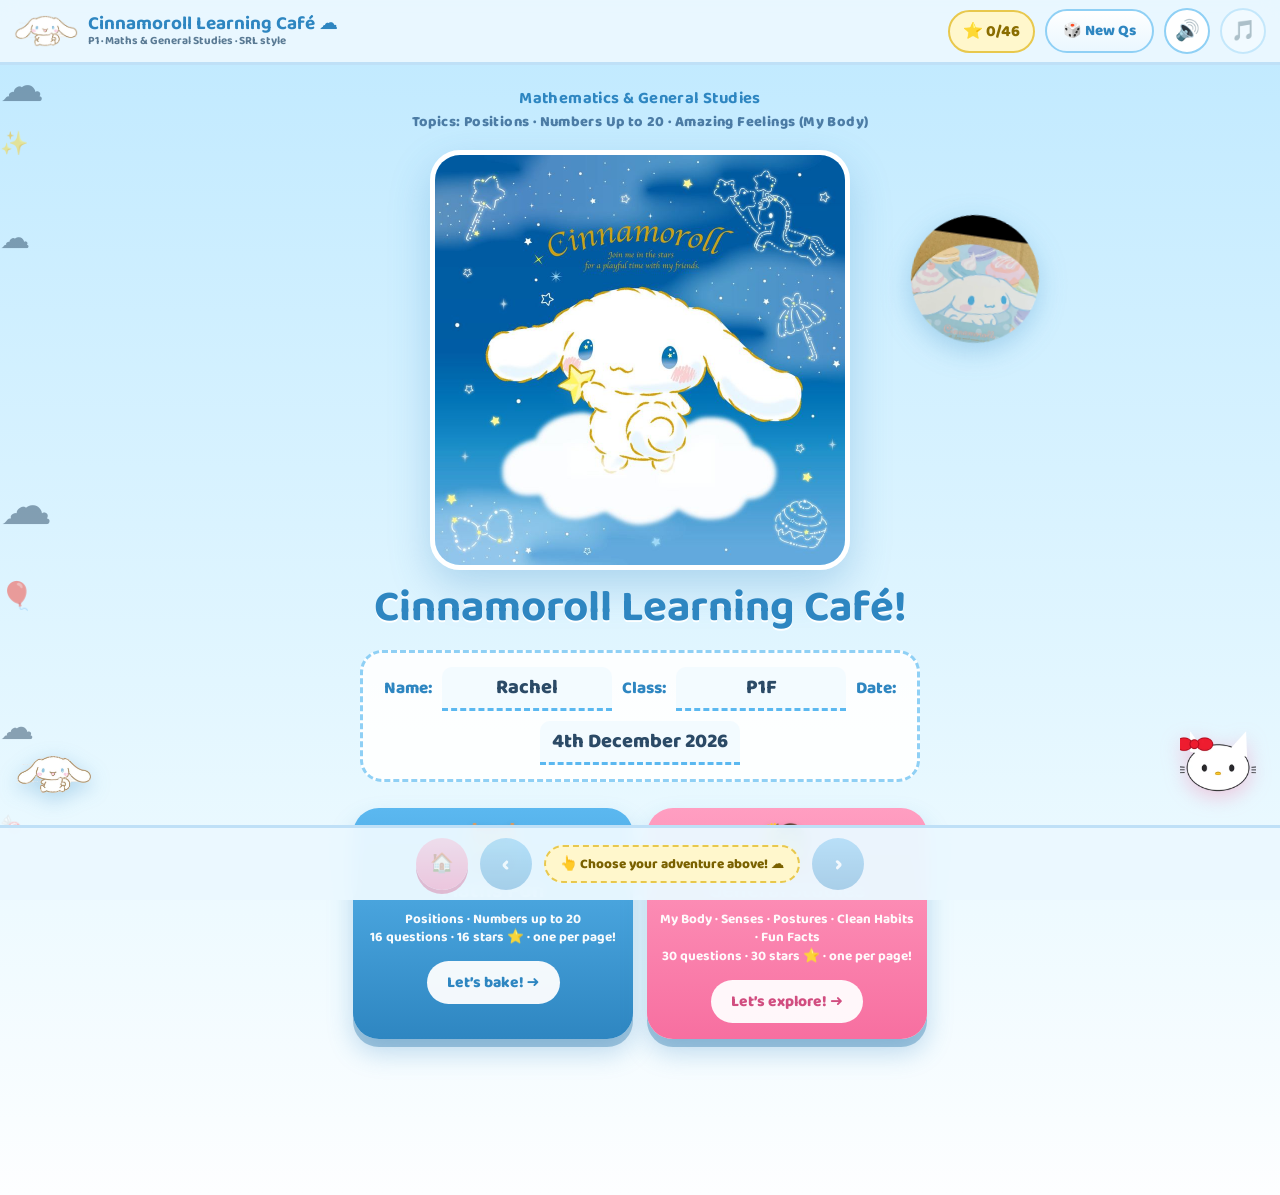
<file: index.html>
<!DOCTYPE html>
<html lang="en">
<head>
<meta charset="UTF-8">
<meta name="viewport" content="width=device-width, initial-scale=1, viewport-fit=cover">
<meta name="theme-color" content="#BFE9FF">
<link rel="icon" type="image/svg+xml" href="logo.svg">
<title>Cinnamoroll Learning Café</title>
<link rel="preconnect" href="https://fonts.googleapis.com">
<link rel="preconnect" href="https://fonts.gstatic.com" crossorigin>
<link href="https://fonts.googleapis.com/css2?family=Baloo+2:wght@500;700;800&display=swap" rel="stylesheet">
<link rel="stylesheet" href="css/base.css">
<link rel="stylesheet" href="css/cards.css">
<link rel="stylesheet" href="css/subjects.css">
</head>
<body>
<div class="bg-cloud" style="top:6%; font-size:44px; animation-duration:46s;">☁️</div>
<div class="bg-cloud" style="top:24%; font-size:30px; animation-duration:60s; animation-delay:-20s;">☁️</div>
<div class="bg-cloud" style="top:52%; font-size:52px; animation-duration:75s; animation-delay:-45s;">☁️</div>
<div class="bg-cloud" style="top:78%; font-size:34px; animation-duration:55s; animation-delay:-10s;">☁️</div>
<div class="bg-cloud" style="top:14%; font-size:23px; animation-duration:92s; animation-delay:-32s;">✨</div>
<div class="bg-cloud" style="top:64%; font-size:27px; animation-duration:72s; animation-delay:-15s;">🎈</div>
<div class="bg-cloud" style="top:90%; font-size:24px; animation-duration:84s; animation-delay:-60s;">🍬</div>

<div class="hdr">
  <img class="logo" id="logoImg" alt="logo">
  <div class="hdr-title">
    <b>Cinnamoroll Learning Café ☁️</b>
    <small>P1 · Maths &amp; General Studies · SRL style</small>
  </div>
  <div class="pill" id="starPill">⭐ 0/32</div>
  <div class="pill pill-t" id="timerPill" style="display:none">⏱ 0:00</div>
  <button class="shuf" id="shufBtn" title="Fresh questions!">🎲 New Qs</button>
  <button class="hbtn" id="muteBtn">🔊</button>
  <button class="hbtn" id="musicBtn" title="Cinnamoroll café waltz 🎵">🎵</button>
</div>

<div class="app">

  <!-- ============ PAGE 1 · COVER ============ -->
  <section class="page active" id="pg1">
    <div class="cover">
      <div class="school">
        <b>Mathematics &amp; General Studies</b><br>
        Topics: Positions · Numbers Up to 20 · Amazing Feelings (My Body)
      </div>
      <img class="hero float" id="heroImg" alt="Cinnamoroll">
      <img class="macaron-badge float" id="macaronImg" alt="cafe" style="animation-delay:.8s">
      <h1>Cinnamoroll Learning Café!</h1>
      <div class="namecard">
        <label>Name:</label><input id="kidName" maxlength="18" autocomplete="off">
        <label>Class:</label><input id="kidClass" maxlength="6" value="P1F" autocomplete="off">
        <label>Date:</label><input id="kidDate" readonly style="width:200px">
      </div>
      <div class="stream-row" id="streamRow"></div>
      </div>
  </section>

  <!-- ============ QUESTION PAGES (one card per page — built by JS) ============ -->
  <div id="pages"></div>

</div>

<footer class="ftr">
  <button class="nav-btn home" id="homeBtn" title="Back to the index page" disabled>🏠</button>
  <button class="nav-btn" id="prevBtn" disabled>‹</button>
  <div class="dots" id="dots"></div>
  <button class="nav-btn" id="nextBtn" disabled>›</button>
</footer>

<div id="mascot">
  <div id="mascotSay"></div>
  <img id="mascotImg" alt="Cinnamoroll buddy">
</div>
<div id="kitty"><img id="kittyImg" alt="Hello Kitty buddy"></div>

<div id="toast"></div>

<div id="cert">
  <div class="cert-card">
    <img class="party" id="partyImg" alt="party">
    <h2 id="certTitle">🌟 Official Maths Star! 🌟</h2>
    <div class="cname" id="certName">Rachel</div>
    <p id="certText">finished all 42 café &amp; GS challenges with Cinnamoroll &amp; friends!<br>
      Milk only got to eat <b>3</b> cinnamon rolls because of you. 🍥🐶</p>
    <button class="close-btn" id="certClose">Yay! Close 🎉</button>
  </div>
</div>
<!-- scripts: core (load order matters) → subjects → boot -->
<script src="js/core/10-assets.js"></script>
<script src="js/core/20-helpers.js"></script>
<script src="js/core/30-audio.js"></script>
<script src="js/core/40-registry.js"></script>
<script src="js/core/50-furniture.js"></script>
<script src="js/core/60-pages.js"></script>
<script src="js/core/70-interactions.js"></script>
<script src="js/subjects/maths.js"></script>
<script src="js/subjects/gs.js"></script>
<script src="js/90-boot.js"></script>
</body>
</html>
</file>
<file: css/base.css>
/* ============================================================
   Cinnamoroll Learning Café — base: tokens, layout, chrome
   (header, cover, footer nav, toast, mascot, certificate, report)
   ============================================================ */
:root{
  --sky1:#BFE9FF; --sky2:#EAF9FF; --blue:#2E86C1; --blue2:#5BB8F0;
  --bord:#8FD0F5; --pink:#FF9EC1; --gold:#FFD34D; --green:#35C46E;
  --red:#FF6B81; --ink:#2B4A66; --wood:#C98D4E;
}
*{box-sizing:border-box; margin:0; padding:0; -webkit-tap-highlight-color:transparent;}
html{scroll-behavior:smooth;}
body{
  font-family:'Baloo 2','Comic Sans MS','Chalkboard SE','Comic Neue',system-ui,sans-serif;
  background:linear-gradient(180deg,var(--sky1),var(--sky2) 70%,#FDFEFF);
  color:var(--ink); min-height:100vh; padding:0 0 130px;
  touch-action:manipulation; overflow-x:hidden;
}
button{font-family:inherit; cursor:pointer; touch-action:manipulation; -webkit-touch-callout:none;}
input{font-family:inherit;}
.app{position:relative; z-index:1; max-width:900px; margin:0 auto; padding:0 14px;}
.bg-cloud{position:fixed; z-index:0; opacity:.5; pointer-events:none; animation:drift linear infinite;}
@keyframes drift{from{transform:translateX(-20vw)} to{transform:translateX(115vw)}}
.float{animation:float 3.2s ease-in-out infinite;}
@keyframes float{0%,100%{transform:translateY(0)}50%{transform:translateY(-7px)}}

/* ---------- header ---------- */
.hdr{position:sticky; top:0; z-index:50; display:flex; align-items:center; gap:10px;
  padding:8px 14px; background:rgba(235,248,255,.94); border-bottom:3px solid #BFE0F7;
  backdrop-filter:blur(8px); -webkit-backdrop-filter:blur(8px);}
.logo{width:64px; height:40px; flex:none; object-fit:contain;}
.hdr-title{display:flex; flex-direction:column; line-height:1.12; margin-right:auto; min-width:0;}
.hdr-title b{color:var(--blue); font-size:19px; white-space:nowrap;}
.hdr-title small{color:#5A7A94; font-size:11.5px; font-weight:700; white-space:nowrap;}
.hbtn{width:46px; height:46px; border-radius:50%; border:2px solid var(--bord);
  background:#fff; font-size:20px; flex:none;}
.pill{background:#FFF7CC; border:2px solid #E8C84D; padding:7px 13px; border-radius:999px;
  font-weight:800; color:#8a6d00; font-size:16px; white-space:nowrap;}
.shuf{border-radius:999px; border:2px solid var(--bord); background:linear-gradient(180deg,#fff,#EAF7FF);
  padding:8px 16px; font-weight:800; color:var(--blue); font-size:15px; flex:none;}
.shuf:active{transform:scale(.95);}

/* ---------- pages & cards ---------- */
.page{display:none;}
.page.active{display:block; animation:slide .35s ease;}
@keyframes slide{from{opacity:0; transform:translateX(24px)} to{opacity:1; transform:none}}
.page-banner{display:flex; align-items:center; gap:12px; background:rgba(255,255,255,.8);
  border:2px dashed #BFE0F7; border-radius:22px; padding:10px 16px; margin:14px 0 4px;}
.page-banner img{width:58px; height:52px; object-fit:contain; flex:none;}
.page-banner .pb-t{min-width:0;}
.page-banner b{color:var(--blue); font-size:18px; display:block; line-height:1.2;}
.page-banner span{font-size:13.5px; color:#5A7A94; font-weight:700; line-height:1.35; display:block;}
.card{background:#fff; border:3px solid var(--bord); border-radius:26px; padding:18px;
  margin:16px 0; box-shadow:0 8px 20px rgba(46,134,193,.10); transition:border-color .3s;}
.card.done{border-color:var(--green); background:#F7FFFA;}
.card-top{display:flex; align-items:center; gap:10px; flex-wrap:wrap;}
.ex-letter{flex:none; width:38px; height:38px; border-radius:50%; background:var(--blue);
  color:#fff; display:grid; place-items:center; font-weight:800; font-size:19px;}
.ex-letter.small{width:30px; height:30px; font-size:15px; background:var(--blue2);}
.star-mark{color:#E8B300; font-size:22px; line-height:1;}
.card-top b{color:var(--ink); font-size:18.5px;}
.done-badge{display:none; margin-left:auto; background:var(--green); color:#fff;
  padding:6px 14px; border-radius:999px; font-weight:800; font-size:15px; white-space:nowrap;}
.card.done .done-badge{display:inline-block; animation:pop .5s;}
@keyframes pop{0%{transform:scale(0)}70%{transform:scale(1.25)}100%{transform:scale(1)}}
.card-instr{font-size:15.5px; color:#5A7A94; margin:6px 0 10px 48px; line-height:1.45; font-weight:700;}
.qline{font-size:20px; margin:12px 0; display:flex; flex-wrap:wrap; align-items:center;
  gap:7px; color:var(--ink); line-height:1.5; font-weight:600;}
.qline .nm{color:var(--blue); font-weight:800;}
.emoji{font-size:27px; line-height:1; vertical-align:-3px;}
.emoji.big{font-size:34px;}
.tip{background:#FFF7D6; border:2px dashed #E8C84D; border-radius:14px; padding:8px 14px;
  font-size:14.5px; color:#7a6100; font-weight:700; margin:10px 0; line-height:1.4;}
.hint{background:#FFEFEF; border:2px dashed #FFB3BE; border-radius:14px; padding:8px 14px;
  font-size:14.5px; color:#B23A4A; font-weight:700; margin:10px 0 0; line-height:1.4; display:none;}
.shake{animation:shake .5s;}
@keyframes shake{0%,100%{transform:translateX(0)}20%{transform:translateX(-8px)}
  40%{transform:translateX(8px)}60%{transform:translateX(-6px)}80%{transform:translateX(6px)}}
/* cover */
.cover{min-height:calc(100vh - 210px); display:flex; flex-direction:column; align-items:center;
  text-align:center; padding:10px 0 20px;}
.school{font-weight:800; color:#4C7CA5; letter-spacing:.4px; font-size:14.5px; margin-top:12px;
  line-height:1.5;}
.school b{color:var(--blue); font-size:16.5px;}
.hero{width:min(78vw,420px); border-radius:30px; border:5px solid #fff;
  box-shadow:0 16px 40px rgba(46,134,193,.28); margin:16px 0 6px;}
.cover h1{font-size:clamp(30px,6vw,44px); color:var(--blue); line-height:1.1; margin:8px 0 2px;
  text-shadow:0 2px 0 #fff;}
.cover .fun{font-size:16.5px; font-weight:700; color:#5A7A94; max-width:520px; line-height:1.45;}
.namecard{display:flex; gap:10px; flex-wrap:wrap; justify-content:center; align-items:center;
  background:rgba(255,255,255,.9); border:3px dashed var(--bord); border-radius:22px;
  padding:14px 18px; margin:16px 0 8px; width:min(96%,560px);}
.namecard label{font-weight:800; color:var(--blue); font-size:17px;}
.namecard input{border:none; border-bottom:3px dashed var(--blue2); background:#F3FBFF;
  font-size:20px; font-weight:800; color:var(--ink); text-align:center; width:170px; height:44px;
  border-radius:10px 10px 0 0;}
.macaron-badge{position:absolute; right:max(10px,4vw); top:150px; width:clamp(80px,14vw,128px);
  filter:drop-shadow(0 8px 14px rgba(46,134,193,.3)); transform:rotate(8deg);}
.start-btn{margin:14px 0 6px; padding:16px 54px; font-size:23px; font-weight:800; color:#fff;
  background:linear-gradient(180deg,#FF9EC1,#F76FA0); border:none; border-radius:999px;
  box-shadow:0 7px 0 #D14E80; min-height:60px;}
.start-btn:active{transform:translateY(4px); box-shadow:0 3px 0 #D14E80;}
.rand-note{font-size:14px; color:#5A7A94; font-weight:700; max-width:460px; line-height:1.4;}
.deco{position:absolute; pointer-events:none; opacity:.9;}

/* footer nav */
.ftr{position:fixed; left:0; right:0; bottom:0; z-index:60; background:rgba(235,248,255,.96);
  border-top:3px solid #BFE0F7; padding:10px 14px calc(10px + env(safe-area-inset-bottom));
  display:flex; align-items:center; gap:12px; justify-content:center;
  backdrop-filter:blur(8px); -webkit-backdrop-filter:blur(8px);}
.nav-btn{width:52px; height:52px; border-radius:50%; border:none; font-size:22px; font-weight:900;
  color:#fff; background:linear-gradient(180deg,#5BB8F0,#2E86C1); box-shadow:0 4px 0 #1F6EA3;}
.nav-btn:disabled{opacity:.35; box-shadow:none;}
.nav-btn:active{transform:translateY(2px);}
.dots{display:flex; gap:9px;}
.dot{width:15px; height:15px; border-radius:50%; background:#CFE9FB; border:2px solid #9CCBEE;}
.dot.on{background:var(--blue); transform:scale(1.25);}
.dot.done{background:var(--green); border-color:#7BCB9C;}

/* toast & confetti */
#toast{position:fixed; left:50%; bottom:112px; transform:translateX(-50%) translateY(30px);
  background:rgba(43,74,102,.94); color:#fff; font-weight:800; font-size:17px; padding:13px 22px;
  border-radius:999px; opacity:0; pointer-events:none; transition:all .3s; z-index:99; max-width:88vw;
  text-align:center; line-height:1.35;}
#toast.show{opacity:1; transform:translateX(-50%) translateY(0);}
.cp{position:fixed; z-index:98; pointer-events:none; font-size:22px; animation:fall 1.5s linear forwards;}
@keyframes fall{to{transform:translateY(130px) rotate(220deg); opacity:0;}}

/* certificate */
#cert{position:fixed; inset:0; z-index:120; background:rgba(43,74,102,.55); display:none;
  align-items:center; justify-content:center; padding:18px;}
#cert.show{display:flex;}
.cert-card{background:linear-gradient(180deg,#FFFDF4,#FFF6D9); border:6px solid var(--gold);
  border-radius:30px; max-width:560px; width:100%; padding:22px; text-align:center; position:relative;
  max-height:92vh; overflow:auto;}
.cert-card img.party{width:100%; border-radius:18px; border:3px solid #FFE28A;}
.cert-card h2{color:#B8860B; font-size:26px; margin:10px 0 2px;}
.cert-card .cname{font-size:30px; color:var(--blue); font-weight:800; margin:6px 0;}
.cert-card p{font-size:16px; color:#7a6100; font-weight:700; line-height:1.5;}
.close-btn{margin-top:14px; padding:12px 40px; font-size:18px; font-weight:800; color:#fff;
  background:linear-gradient(180deg,#5BB8F0,#2E86C1); border:none; border-radius:999px;
  box-shadow:0 5px 0 #1F6EA3;}
/* ---------- extra fun & sparkle (P1 boost) ---------- */
.page.active .card{animation:cardIn .55s both;}
.page.active .card:nth-child(3){animation-delay:.09s}
.page.active .card:nth-child(4){animation-delay:.18s}
.page.active .card:nth-child(5){animation-delay:.27s}
@keyframes cardIn{from{opacity:0; transform:translateY(26px) scale(.96)}
  62%{transform:translateY(-5px) scale(1.004)} to{opacity:1; transform:none}}
.friend img:not(.flip){animation:bob 3.4s ease-in-out infinite;}
.friend img.flip{animation:bobFlip 3.4s ease-in-out infinite;}
.friend:nth-child(2) img{animation-delay:-.9s}
.friend:nth-child(3) img{animation-delay:-1.8s}
.friend:nth-child(4) img{animation-delay:-2.5s}
@keyframes bob{0%,100%{transform:translateY(0) rotate(-1.6deg)}50%{transform:translateY(-6px) rotate(1.6deg)}}
@keyframes bobFlip{0%,100%{transform:scaleX(-1) rotate(-1.6deg)}50%{transform:scaleX(-1) translateY(-6px) rotate(1.6deg)}}
.shelf-item{animation:bob 3.8s ease-in-out infinite;}
.shelf-row .shelf-item:nth-child(2){animation-delay:-1.2s}
.shelf-row .shelf-item:nth-child(3){animation-delay:-2.3s}
.card.done{border-color:var(--green); background:#F7FFFA;
  box-shadow:0 0 0 5px rgba(53,196,110,.16), 0 10px 26px rgba(53,196,110,.22);}
.pill.bump{animation:starPop .6s;}
@keyframes starPop{0%{transform:scale(1)}40%{transform:scale(1.35) rotate(7deg)}100%{transform:scale(1)}}
.check-btn{position:relative; overflow:hidden;}
.check-btn::after{content:''; position:absolute; top:0; left:-65%; width:38%; height:100%;
  background:linear-gradient(100deg,transparent,rgba(255,255,255,.5),transparent);
  animation:shine 2.8s ease-in-out infinite; pointer-events:none;}
@keyframes shine{0%{left:-65%}55%{left:135%}100%{left:135%}}
.friend.bub .tag.full{animation:pop .45s;}
.friend.bub2{width:40%; max-width:200px;}
.friend.bub2 img{max-width:180px;}
.friend.bub2 .tag{font-size:18px; min-width:132px; min-height:42px; border-width:3px;
  display:grid; place-items:center;}
.hbtn.music-off{opacity:.4;}
#mascot{position:fixed; left:8px; bottom:106px; z-index:70; width:92px;
  display:flex; flex-direction:column; align-items:center; pointer-events:none;}
#mascotSay{background:#fff; border:3px solid var(--bord); border-radius:16px; padding:6px 11px;
  font-size:13px; font-weight:800; color:var(--blue); text-align:center; opacity:0; transform:scale(.5)
  translateY(8px); transition:all .28s cubic-bezier(.34,1.56,.64,1); max-width:180px; line-height:1.3;
  margin-bottom:5px; box-shadow:0 6px 14px rgba(46,134,193,.18);}
#mascotSay.show{opacity:1; transform:scale(1) translateY(0);}
#mascotImg{width:76px; filter:drop-shadow(0 6px 10px rgba(46,134,193,.3));}
#mascot.cheer #mascotImg{animation:mascotJump .5s ease 2;}
#mascot.oops #mascotImg{animation:mascotSad .45s ease 2;}
@keyframes mascotJump{0%,100%{transform:translateY(0) rotate(0)}45%{transform:translateY(-18px) rotate(-9deg)}}
@keyframes mascotSad{0%,100%{transform:rotate(0)}30%{transform:rotate(-10deg)}70%{transform:rotate(10deg)}}
/* ---------- index page: choose your stream ---------- */
.stream-row{display:flex; gap:14px; justify-content:center; align-items:stretch;
  flex-wrap:wrap; margin:18px 0 6px; width:min(96%,620px);}
.stream-btn{flex:1 1 230px; max-width:280px; display:flex; flex-direction:column;
  align-items:center; gap:5px; border:none; border-radius:26px; padding:18px 12px 16px;
  color:#fff; font-family:inherit; min-height:170px;
  box-shadow:0 8px 0 rgba(31,110,163,.35), 0 14px 26px rgba(46,134,193,.28);
  transition:transform .12s, box-shadow .12s;}
.stream-btn:active{transform:translateY(5px); box-shadow:0 3px 0 rgba(31,110,163,.35), 0 8px 16px rgba(46,134,193,.22);}
.stream-btn .s-ico{font-size:44px; line-height:1.1; filter:drop-shadow(0 3px 3px rgba(0,0,0,.2));}
.stream-btn b{font-size:22px; line-height:1.15; text-shadow:0 2px 0 rgba(0,0,0,.12);}
.stream-btn small{font-size:13.5px; font-weight:700; line-height:1.4; opacity:.96;}
.stream-btn .go{margin-top:9px; background:rgba(255,255,255,.94); border-radius:999px;
  padding:9px 20px; font-weight:800; font-size:15.5px;}
.stream-btn.math{background:linear-gradient(180deg,#5BB8F0,#2E86C1);}
.stream-btn.math .go{color:var(--blue);}
.stream-btn.gs{background:linear-gradient(180deg,#FF9EC1,#F76FA0);}
.stream-btn.gs .go{color:#D14E80;}
.nav-btn.home{background:linear-gradient(180deg,#FFB1C9,#F76FA0); box-shadow:0 4px 0 #D14E80; font-size:19px;}
.dots .home-tip{font-size:13.5px; font-weight:800; color:#7a6100; align-self:center;
  background:#FFF7CC; border:2px dashed #E8C84D; border-radius:999px; padding:6px 14px;
  white-space:nowrap;}
/* ===== timer pill ===== */
.pill-t{background:#EAF6FF; border-color:#8FC6EE; color:#2C6EA8; font-variant-numeric:tabular-nums;}
/* ===== report card (stats page) ===== */
.stats-hero{display:flex; align-items:center; gap:12px; background:#F3FBFF; border:2px dashed #BFE0F5;
  border-radius:16px; padding:10px 14px; margin:8px 0 14px; font-size:17px; font-weight:800; color:#2C6EA8;}
.stat-rows{display:flex; flex-direction:column; gap:7px; margin:6px 0 14px;}
.stat-row{display:flex; align-items:center; gap:9px; background:#fff; border:2px solid #DCEBF7;
  border-radius:13px; padding:8px 12px; font-size:15.5px; font-weight:700; color:var(--ink);
  cursor:pointer;}
.stat-row:hover{border-color:var(--blue2); background:#F5FBFF;}
.stat-row .sn{flex:1; min-width:0; overflow:hidden; text-overflow:ellipsis; white-space:nowrap;}
.stat-row .st{font-variant-numeric:tabular-nums; color:#2C6EA8; background:#EAF6FF;
  border-radius:999px; padding:2px 10px; font-size:13.5px; white-space:nowrap;}
.stat-row .sw{font-size:13px; border-radius:999px; padding:2px 9px; white-space:nowrap;}
.stat-row .sw.good{background:#EAFBF1; color:#22874F;}
.stat-row .sw.retry{background:#FFEFEF; color:#C24545;}
.stat-total{display:flex; flex-wrap:wrap; gap:9px; margin:4px 0 6px;}
.stat-total .tpill{background:#FFF7CC; border:2px solid #E8C84D; border-radius:999px;
  padding:7px 14px; font-size:15.5px; font-weight:800; color:#7A5E12;}
.stat-total .tpill.blue{background:#EAF6FF; border-color:#8FC6EE; color:#2C6EA8;}
.stat-total .tpill.pink{background:#FFEFF4; border-color:#F5A8C0; color:#C2467B;}
.dot.stat{background:#FFF3D6; border-color:#E8C84D; font-size:10px; line-height:13px; text-align:center;}

/* ---------- Hello Kitty buddy (right side, mirrors #mascot) ---------- */
#kitty{position:fixed; right:8px; bottom:106px; z-index:70; width:92px; pointer-events:none;}
#kittyImg{width:76px; display:block; filter:drop-shadow(0 6px 10px rgba(247,111,160,.35));}
#kitty.cheer #kittyImg{animation:kittyHop .5s ease 2;}
#kitty.oops #kittyImg{animation:kittyTilt .5s ease 2;}
#kitty.wave #kittyImg{animation:kittyWave .6s ease;}
@keyframes kittyHop{0%,100%{transform:translateY(0) rotate(0)}45%{transform:translateY(-18px) rotate(9deg)}}
@keyframes kittyTilt{0%,100%{transform:rotate(0)}40%{transform:rotate(-7deg) translateY(2px)}}
@keyframes kittyWave{0%,100%{transform:rotate(0)}30%{transform:rotate(-12deg)}70%{transform:rotate(10deg)}}

/* ---------- micro-animations ---------- */
.choice.sel,.chip.sel,.numtile.sel{animation:pop .35s;}
.stream-btn{animation:cardIn .55s backwards;} /* backwards: lets :active/.pressed transforms apply after */
.stream-row .stream-btn:nth-child(2){animation-delay:.12s}
.stream-row .stream-btn:nth-child(3){animation-delay:.24s}

/* ---------- instant touch feedback (values mirror each :active rule, no double shift) ---------- */
.choice.pressed{transform:scale(.94);}
.chip.pressed{transform:scale(.9);}
.blankslot.pressed{transform:scale(.94);}
.numtile.pressed,.tf-box.pressed,.judge.pressed{transform:scale(.92);}
.thing.pressed{transform:scale(.96);}
.tickrow.pressed{transform:scale(.985);}
.count-item.pressed{transform:translate(-50%,-50%) scale(.9);}
.check-btn.pressed{transform:translateY(3px); box-shadow:0 3px 0 #1F6EA3;}
.nav-btn.pressed{transform:translateY(2px);}
.stream-btn.pressed{transform:translateY(5px); box-shadow:0 3px 0 rgba(31,110,163,.35), 0 8px 16px rgba(46,134,193,.22);}

/* ---------- mobile responsiveness ---------- */
@media (max-width:480px){
  .hdr{flex-wrap:wrap;}
  #mascot,#kitty{width:60px; bottom:96px;}
  #mascotImg{width:60px;} #kittyImg{width:56px;}
  #mascotSay{max-width:110px; font-size:11.5px;}
  .hero{width:min(88vw,340px);}
  .hdr-title small{display:none;}
  .dots{gap:7px;}
  .dot{width:20px; height:20px;}
}
@media (max-height:520px){ /* landscape phones: keep the play area clear */
  #mascot,#kitty{display:none;}
  .ftr{padding-top:6px; padding-bottom:calc(6px + env(safe-area-inset-bottom));}
}
@media (prefers-reduced-motion:reduce){
  *{animation-duration:.01ms !important; animation-iteration-count:1 !important;}
}
</file>
<file: css/cards.css>
/* ============================================================
   Question-card UI components (shared by every subject):
   choices, blanks & word chips, tick rows, scenes, linking,
   counting, draw pad, answer marking, read-aloud rewards.
   ============================================================ */
/* ---------- choices / blanks / chips ---------- */
.choices{display:inline-flex; gap:8px; flex-wrap:wrap; border-radius:18px;}
.choices.col{display:flex; flex-direction:column; align-items:stretch; gap:10px; width:100%;}
.choice{padding:10px 20px; border-radius:999px; border:3px solid var(--bord); background:#fff;
  font-size:19px; font-weight:700; color:var(--blue); min-height:50px; transition:transform .1s;}
.choices.col .choice{border-radius:18px; text-align:left;}
.choice .emoji{font-size:24px;}
.choice:active{transform:scale(.94);}
.choice.sel{border-color:var(--blue); background:#E3F4FF; box-shadow:0 0 0 3px #BFE0F7;}
.choices.need,.choices.nope{outline:3px dashed var(--red); outline-offset:4px; animation:wig .5s;}
.nope{animation:wig .5s; border-color:var(--red)!important; color:var(--red)!important;}
@keyframes wig{0%,100%{transform:translateX(0)}25%{transform:translateX(-5px)}
  75%{transform:translateX(5px)}}
.blank{min-width:74px; width:88px; height:52px; border:none; border-bottom:4px dashed var(--blue2);
  background:#F3FBFF; border-radius:12px 12px 0 0; font-size:25px; font-weight:800;
  color:var(--blue); vertical-align:middle; text-align:center;}
.blank.sel{animation:pulse 1s infinite; background:#FFF3C9;}
@keyframes pulse{0%,100%{box-shadow:0 0 0 0 rgba(255,211,77,.55)}
  50%{box-shadow:0 0 0 7px rgba(255,211,77,0)}}
.chip-tray{display:flex; flex-wrap:wrap; gap:8px; align-items:center; background:#FFFDF2;
  border:2px dashed #E8C84D; border-radius:16px; padding:10px; margin-top:14px;}
.tray-label{font-size:14px; font-weight:800; color:#8a6d00; width:100%;}
.chip{min-width:54px; height:54px; border-radius:18px; border:3px solid #E8C84D;
  background:#FFF7CC; font-size:23px; font-weight:800; color:#8a6d00; padding:0 10px;}
.chip:active{transform:scale(.9);}
.chip.used{opacity:.25; pointer-events:none;}
.chip.armed{border-color:#E8A200; background:#FFEEA8; box-shadow:0 0 0 4px rgba(232,163,0,.35);}
.check-btn{display:block; margin:18px auto 2px; padding:12px 40px; font-size:20px;
  font-weight:800; color:#fff; background:linear-gradient(180deg,#5BB8F0,#2E86C1);
  border:none; border-radius:999px; box-shadow:0 6px 0 #1F6EA3; min-height:54px;}
.check-btn:active{transform:translateY(3px); box-shadow:0 3px 0 #1F6EA3;}
/* ---------- scenes ---------- */
.scene{background:linear-gradient(180deg,#F4FBFF,#ECF7FF); border:3px solid var(--bord);
  border-radius:20px; padding:14px 12px; margin:12px 0;}
.scene-caption{text-align:center; font-weight:800; color:#4C7CA5; font-size:14px; margin-top:8px;}
.rowline{display:flex; justify-content:space-evenly; align-items:flex-end; gap:8px; min-height:96px;}
.friend{display:flex; flex-direction:column; align-items:center; gap:4px; width:22%; max-width:130px;}
.friend img{width:100%; max-width:118px; object-fit:contain; filter:drop-shadow(0 4px 5px rgba(46,134,193,.18));}
.friend .tag{background:#fff; border:2px solid var(--bord); border-radius:999px; padding:2px 12px;
  font-weight:800; font-size:14px; color:var(--ink); white-space:nowrap;}
.friend.bub .tag{border:2px dashed #5BB8F0; color:var(--blue); min-width:86px; text-align:center; min-height:30px;}
.friend.bub .tag.full{border-style:solid; color:var(--ink); background:#F3FBFF;}
.door{align-self:flex-end; display:flex; flex-direction:column; align-items:center; font-size:34px;
  width:10%; min-width:56px;}
.door small{font-size:11px; font-weight:800; color:#4C7CA5; background:#fff; border-radius:8px;
  padding:1px 6px; border:2px solid var(--bord); margin-top:2px;}
.walkarrow{position:absolute; font-size:20px; color:#5BB8F0; font-weight:900;}
.shelf{position:relative;}
.shelf-row{display:flex; justify-content:space-evenly; align-items:flex-end; gap:10px;
  padding:6px 18px 10px; border-bottom:8px solid var(--wood); border-radius:4px; min-height:78px;}
.shelf-row + .shelf-row{margin-top:14px;}
.shelf-item{font-size:46px; line-height:1; filter:drop-shadow(0 3px 3px rgba(0,0,0,.12));}
.shelf-item.dim{opacity:.9;}
.cafedoor{position:absolute; right:6px; top:-6px; font-size:36px;}
/* tick options */
.tickrow{display:flex; align-items:center; gap:12px; padding:11px 12px; border:3px solid var(--bord);
  border-radius:18px; margin:9px 0; background:#fff; transition:transform .1s;}
.tickrow:active{transform:scale(.985);}
.tickbox{flex:none; width:44px; height:44px; border:3px solid var(--bord); border-radius:12px;
  background:#fff; display:grid; place-items:center; font-size:27px; font-weight:900; color:var(--green);}
.tickrow.on .tickbox::after{content:'✓';}
.tickrow.on{background:#F2FCF6; border-color:#9ADBB5;}
.tickrow.wrongflash{animation:wig .5s; border-color:var(--red);}
.ticktext{font-size:19px; font-weight:600; line-height:1.4;}
/* linking */
.link-wrap{position:relative;}
.link-stage{position:relative; display:flex; justify-content:space-between; gap:8px; max-width:480px; margin:0 auto;}
.link-stage>svg{position:absolute; inset:0; width:100%; height:100%; pointer-events:none; z-index:0;}
.link-col{display:flex; flex-direction:column; gap:12px; align-items:center; z-index:1;}
.flip{transform:scaleX(-1);}
.link-item{width:62px; height:62px; border-radius:50%; background:#fff; border:3px solid var(--bord);
  font-size:31px; display:grid; place-items:center; position:relative; transition:transform .15s;}
.link-item:nth-child(odd){transform:translateY(-5px);}
.link-item:nth-child(even){transform:translateY(5px);}
.link-item.pending{border-color:var(--gold); box-shadow:0 0 0 5px rgba(255,211,77,.5);}
.link-item.linked{border-color:var(--green); background:#EAFBF1;}

/* counting scatter */
.count-stage{position:relative; height:min(56vw,380px); background:#F7FCFF;
  border:3px solid var(--bord); border-radius:20px; overflow:hidden; margin:10px 0;}
.count-item{position:absolute; transform:translate(-50%,-50%); font-size:32px; width:56px;
  height:56px; display:grid; place-items:center; border-radius:50%; background:rgba(255,255,255,.78);
  border:3px solid transparent; transition:border-color .2s, background .2s;}
.count-item.counted{border-color:var(--green); background:#EAFBF1;}
.count-item.counted::after{content:'✓'; position:absolute; top:-7px; right:-7px; background:var(--green);
  color:#fff; width:23px; height:23px; border-radius:50%; font-size:14px; font-weight:900;
  display:grid; place-items:center;}
.count-item:active{transform:translate(-50%,-50%) scale(.9);}
/* comparison box */
.cmpbox{border:3.5px solid var(--ink); border-radius:18px; padding:12px 14px; margin:14px 0;
  background:#FFFDF6;}
.cmpbox .qline{margin:4px 0;}
/* ---------- read aloud 🔈 & card-win rewards ---------- */
.btnrow{display:flex; gap:10px; justify-content:center; align-items:center; flex-wrap:wrap; margin-top:18px;}
.btnrow .check-btn{margin:0;}
.read-btn{padding:11px 22px; font-size:17px; font-weight:800; color:var(--blue);
  background:linear-gradient(180deg,#fff,#EAF7FF); border:3px solid var(--bord); border-radius:999px;
  box-shadow:0 4px 0 #BFE0F7; min-height:50px;}
.read-btn:active{transform:translateY(2px); box-shadow:0 2px 0 #BFE0F7;}
.qline,.card-instr,.scene-caption,.speech,.tip,.hint,.tray-label,.page-banner .pb-t span{cursor:pointer;}
.reading{background:#FFF6CF!important; border-radius:12px;
  box-shadow:0 0 0 4px rgba(255,211,77,.45)!important;}
.card.win{animation:winGlow 1.3s ease 1;}
@keyframes winGlow{0%{box-shadow:0 0 0 0 rgba(255,211,77,.85),0 10px 26px rgba(53,196,110,.22)}
  60%{box-shadow:0 0 0 26px rgba(255,211,77,0),0 10px 26px rgba(53,196,110,.22)}
  100%{box-shadow:0 0 0 0 rgba(255,211,77,0),0 10px 26px rgba(53,196,110,.22)}}
.card.win .done-badge{animation:pop .6s, badgeWig .7s .35s;}
@keyframes badgeWig{0%,100%{transform:rotate(0)}30%{transform:rotate(9deg) scale(1.12)}
  60%{transform:rotate(-9deg) scale(1.12)}}
.starfly{position:fixed; z-index:99; pointer-events:none; font-size:24px; font-weight:900; color:#8a6d00;
  background:#FFF7CC; border:3px solid #E8C84D; border-radius:999px; padding:5px 14px;
  animation:starFly 1.25s ease-out forwards; box-shadow:0 6px 14px rgba(232,163,0,.35);}
@keyframes starFly{18%{opacity:1}100%{transform:translateY(-120px) scale(1.4); opacity:0}}
.chip{white-space:nowrap;}
.chip.letchip{font-size:19px; min-width:0; padding:0 14px; height:48px;}
.chip.letchip b{color:#D68910; margin-right:3px;}
.choices.pch .choice{min-width:64px; font-size:26px; padding:8px 18px;}
[data-q="14cP"] .choice{font-size:30px; padding:8px 14px;}
/* ===== answer marking (correct / wrong) ===== */
.ans-ok{outline:3px solid #2FA968 !important; outline-offset:2px; background:#EAFBF1 !important;}
.ans-no{outline:3px solid #E05A5A !important; outline-offset:2px; background:#FFEDED !important; animation:shake .45s;}
.ans-miss{outline:3px dashed #E8A13C !important; outline-offset:2px; background:#FFF6E8 !important;}
.choice.ans-ok,.numtile.ans-ok,.thing.ans-ok{border-color:#2FA968;}
.choice.ans-no,.numtile.ans-no,.thing.ans-no{border-color:#E05A5A;}
</file>
<file: css/subjects.css>
/* ============================================================
   Subject-specific styles. One block per subject — add a new
   block (e.g. /* ===== English ===== */ ) when you add a subject.
   ============================================================ */

/* ===== Maths (P1): trains, ten-frames, muffins, number tiles ===== */
/* ten frames */
.tf-row{display:flex; align-items:center; gap:8px; margin:12px 0; flex-wrap:wrap;}
.tf-label{flex:none; min-width:60px; text-align:center; background:var(--blue); color:#fff;
  font-weight:800; border-radius:12px; padding:10px 8px; font-size:17px;}
.tf-label.small{font-size:12.5px; min-width:78px; line-height:1.15;}
.tf-boxes{display:flex; flex-wrap:wrap; gap:6px;}
.tf-box{width:46px; height:46px; border:3px dashed var(--bord); border-radius:12px;
  background:#fff; position:relative;}
.tf-box.on::after{content:''; position:absolute; inset:6px; border-radius:50%;
  background:var(--dotc,#8EC9F5); box-shadow:inset -3px -4px 0 rgba(0,0,0,.08);}
.tf-box:active{transform:scale(.92);}
/* add / take away trays */
.muffin-tray{display:flex; flex-wrap:wrap; gap:10px; background:#FFF6F9;
  border:3px solid #FFCFE0; border-radius:20px; padding:12px; justify-content:center; margin:10px 0;}
.muffin-tray.added{border-style:dashed; min-height:76px; background:#FFFBFD;}
.muffin{width:54px; height:54px; font-size:29px; display:grid; place-items:center;
  background:#fff; border:3px solid #FFCFE0; border-radius:14px;}
.muffin:active{transform:scale(.9);}
.pear{transition:opacity .3s, transform .3s, filter .3s;}
.pear.removed{opacity:.14; transform:scale(.55) rotate(18deg); filter:grayscale(1);}
.add-btn{display:block; margin:12px auto; padding:12px 30px; font-size:19px; font-weight:800;
  color:#5b4200; background:linear-gradient(180deg,var(--gold),#FFB300); border:none;
  border-radius:999px; box-shadow:0 5px 0 #C79000; min-height:52px;}
.add-btn:active{transform:translateY(3px); box-shadow:0 2px 0 #C79000;}
.speech{position:relative; background:#fff; border:3px solid var(--bord); border-radius:18px;
  padding:10px 16px; font-size:19px; font-weight:800; color:var(--blue); margin:10px auto;
  width:max-content; max-width:92%;}
.speech::after{content:''; position:absolute; bottom:-14px; left:38px; border:9px solid transparent;
  border-top-color:var(--bord);}
/* trains */
.train{display:flex; align-items:center; gap:0; margin:12px 0; flex-wrap:nowrap;}
.wagon{width:76px; height:64px; border:3px solid #57708A; background:#fff; display:grid;
  place-items:center; font-size:27px; font-weight:800; color:var(--ink); padding:0;}
.wagon + .wagon{border-left:none;}
.wagon:first-child{border-radius:10px 0 0 10px;}
.wagon.blank{color:transparent; background:#FFFef4;}
.wagon.blank.filled{color:var(--blue); background:#F0FAFF;}
.wagon.blank.sel{outline:3px dashed var(--gold); outline-offset:-3px; animation:pulse 1s infinite;}
.wagon.blank.filled.sel{color:var(--blue);}
.trainnoza{width:26px; height:64px; background:#57708A; border-radius:6px 0 0 6px;}
.arrow{font-size:40px; color:#57708A; font-weight:900; line-height:1; margin-left:-2px;}
/* ---------- 5-friend queue ---------- */
.friend.bub5{width:17%; max-width:104px;}
.friend.bub5 img{max-width:86px;}
.friend.bub5 .tag{font-size:12.5px; min-width:66px; min-height:38px; border-width:2.5px; padding:2px 5px;}
.friend.bub .tag.given{border-style:solid; background:#EAFBF1; border-color:#9ADBB5;
  color:var(--ink); pointer-events:none;}
@media (max-width:420px){
  .wagon{width:58px; height:56px; font-size:22px;}
  .tf-box{width:38px; height:38px;}
  .link-item{width:52px; height:52px; font-size:26px;}
  .qline{font-size:18px;}
}
/* ---------- maths upgrade: tiles, dozen, tighter trains ---------- */
.numtiles{display:flex; flex-wrap:wrap; gap:10px; margin:10px 0; justify-content:center;}
.numtile{width:64px; height:64px; border:3px solid #E8A24B; background:linear-gradient(180deg,#FFC766,#FFA726);
  border-radius:14px; font-size:27px; font-weight:800; color:#5b3a00; box-shadow:0 4px 0 #D68910;
  display:grid; place-items:center; font-family:inherit; transition:transform .1s;}
.numtile:active{transform:scale(.92);}
.numtile.sel{border-radius:999px; border-color:var(--blue); background:linear-gradient(180deg,#fff,#E3F4FF);
  color:var(--blue); box-shadow:0 0 0 4px #BFE0F7;}
.doz-tile{display:inline-grid; place-items:center; width:58px; height:58px; border:3px solid #E8A24B;
  background:linear-gradient(180deg,#FFC766,#FFA726); border-radius:14px; font-size:25px; font-weight:800;
  color:#5b3a00; vertical-align:middle; box-shadow:0 3px 0 #D68910;}
.gnum{color:var(--blue); font-weight:800;}
.train.mid .wagon{width:62px; height:58px; font-size:23px;}
.train.mid .trainnoza{width:22px; height:58px;}
.train.tight .wagon{width:52px; height:50px; font-size:20px;}
.train.tight .trainnoza{width:18px; height:50px;}
.train.tight .arrow{font-size:30px;}
@media (max-width:480px){
  .train.mid .wagon{width:50px; height:46px; font-size:19px;}
  .train.tight .wagon{width:40px; height:40px; font-size:16px;}
}
/* ===== queue direction ends ===== */
.qends{display:flex; justify-content:space-between; font-size:13px; font-weight:800;
  color:#4C7CA5; padding:2px 6px 0; margin-top:-6px;}
.friend.bub .tag{cursor:pointer;}

/* ===== General Studies (P1): body scene, judges, postcards ===== */
/* ---------- General Studies: amazing feelings ---------- */
.gs-scene{position:relative; width:100%; aspect-ratio:100/88; background:linear-gradient(180deg,#F4FBFF,#E4F4FF);
  border:3px solid var(--bord); border-radius:20px; margin:12px 0 10px; overflow:hidden;}
.gs-scene svg.gs-svg{position:absolute; inset:0; width:100%; height:100%; pointer-events:none;}
.gs-line{stroke:#F76FA0; stroke-width:.7; opacity:.8; fill:none;}
.gs-slot{position:absolute; width:21%; height:8.4%; border:2.5px dashed #9CC9EC; background:rgba(255,255,255,.94);
  border-radius:11px; font-size:clamp(13px,2.9vw,20px); font-weight:800; color:#9CC9EC;
  display:flex; align-items:center; justify-content:center; padding:0 2px; line-height:1.05; white-space:nowrap;}
.gs-slot.sel{animation:pulse 1s infinite;}
.gs-slot.filled{border-style:solid; border-color:var(--blue); color:var(--ink); background:#F3FBFF;}
.gs-deco{position:absolute; left:28%; bottom:.5%; width:17%; pointer-events:none;
  filter:drop-shadow(0 3px 4px rgba(46,134,193,.2));}
/* ---------- GS pages 11-14 · Know Yourself enrichment ---------- */
.legend{background:#EAF6FF; border:2px dashed #9CC9EC; border-radius:14px; padding:9px 12px;
  font-weight:800; color:#33566E; font-size:16px; margin:10px 0; line-height:1.7;}
.say{color:#4C7CA5; font-weight:800;}
.jsc{font-size:38px; line-height:1; filter:drop-shadow(0 2px 2px rgba(0,0,0,.10));}
.judge{width:52px; height:52px; min-width:52px; border-radius:50%; border:3px solid var(--bord);
  background:#fff; font-size:26px; font-weight:900; color:var(--ink);
  box-shadow:0 3px 0 rgba(46,74,102,.12);}
.judge:active{transform:scale(.92);}
.judge.j-col.y{background:#3DBB61; border-color:#2E9C4F; box-shadow:0 3px 0 #2E9C4F;}
.judge.j-col.n{background:#E85D5D; border-color:#C74545; box-shadow:0 3px 0 #C74545;}
.judge.j-sym::after{content:'?'; color:#B9D4EA;}
.judge.j-sym.y::after{content:'✓'; color:#2E9C4F;}
.judge.j-sym.n::after{content:'✗'; color:#E85D5D;}
.judge.j-sym.y{border-color:#3DBB61;}
.judge.j-sym.n{border-color:#E85D5D;}
.jrow{display:flex; align-items:center; gap:12px; background:#F7FCFF; border:3px solid var(--bord);
  border-radius:18px; padding:10px 12px; margin:10px 0; cursor:pointer;}
.jrow:active{transform:scale(.99);}
.jrow .stext{flex:1; font-size:19px; font-weight:700; color:var(--ink);}
.postgrid{display:grid; grid-template-columns:1fr 1fr; gap:12px; margin:12px 0;}
.postcard{background:#F7FCFF; border:3px solid var(--bord); border-radius:20px; padding:12px 10px;
  display:flex; flex-direction:column; align-items:center; gap:8px; cursor:pointer;}
.postcard:active{transform:scale(.98);}
.postcard .psc{font-size:54px; line-height:1.15;}
.postcard .ptxt{font-size:15px; font-weight:800; text-align:center; color:#33566E; min-height:40px;}
.case-scene{background:#FFF7E8; border:3px solid #F2D9A4; border-radius:16px; padding:11px 14px;
  font-weight:700; color:#7A5B18; margin:10px 0; line-height:1.5; cursor:pointer;}
.facts{display:grid; grid-template-columns:repeat(2,1fr); gap:8px; margin:12px 0;}
.fact{background:#FFF7E8; border:3px solid #F2D9A4; border-radius:14px; padding:8px 10px;
  font-size:15px; font-weight:700; color:var(--ink);}
.fact b{color:#D68910;}
.qq{font-weight:900; font-size:19px; margin:14px 0 6px; color:var(--ink); cursor:pointer;}
.pcmp{display:grid; grid-template-columns:1fr 1fr; gap:10px; margin:12px 0;}
.pcard{border:3px solid var(--bord); border-radius:16px; background:#F7FCFF; padding:10px 8px;
  display:flex; flex-direction:column; align-items:center; gap:4px; cursor:pointer;}
.pcard .pic{font-size:44px; line-height:1.2;}
.pcard small{font-weight:700; color:#4C7CA5; text-align:center; font-size:13px;}
.pcard b{color:var(--blue); font-size:17px;}
.mgroup{background:#FFFDF2; border:3px dashed #E8C84D; border-radius:18px; padding:12px; margin:14px 0;}
.mgroup .mtitle{font-weight:900; font-size:19px; color:#8a6d00; margin:0 0 4px;}
.mgroup .msub{font-size:14px; font-weight:700; color:#A98F2E; margin-bottom:8px;}
.lbadge{width:40px; height:40px; min-width:40px; border-radius:12px; border:3px solid var(--bord);
  background:#fff; display:flex; align-items:center; justify-content:center;
  font-weight:900; font-size:20px; color:var(--blue);}
.tickrow.letrow{padding:9px 10px;}
.things{display:grid; grid-template-columns:repeat(3,1fr); gap:10px; margin:12px 0;}
.thing{background:#fff; border:3px solid var(--bord); border-radius:18px; padding:10px 4px;
  display:flex; flex-direction:column; align-items:center; gap:4px;
  font-weight:800; font-size:14.5px; color:var(--ink); text-align:center;}
.thing .ico{font-size:44px; line-height:1.1;}
.thing.on{border-color:#3DBB61; background:#F2FCF6; box-shadow:0 0 0 3px #BFE8CB;}
.thing:active{transform:scale(.96);}
.draw-wrap{background:#fff; border:3px solid var(--bord); border-radius:20px; padding:10px; margin:12px 0;}
.draw-wrap canvas{width:100%; height:auto; border:3px dashed #B9D4EA; border-radius:14px;
  background:#FBFEFF; touch-action:none; display:block;}
.draw-tools{display:flex; gap:10px; align-items:center; margin-top:9px; flex-wrap:wrap;}
.swatch{width:42px; height:42px; border-radius:50%; border:3px solid #fff;
  box-shadow:0 0 0 2px var(--bord); cursor:pointer;}
.swatch.sel{box-shadow:0 0 0 4px var(--blue); transform:scale(1.08);}
.clear-draw{padding:9px 18px; border-radius:999px; border:3px solid var(--bord); background:#fff;
  font-weight:800; font-size:15px; color:#C74545; font-family:inherit; cursor:pointer;}
.clear-draw:active{transform:scale(.95);}
.inpline{display:flex; gap:8px; align-items:center; flex-wrap:wrap; font-size:19px;
  font-weight:700; margin:10px 0; color:var(--ink);}
.inpline input{font-size:19px; font-weight:800; color:var(--blue);
  border:none; border-bottom:4px dashed var(--blue2); background:#F3FBFF;
  border-radius:10px 10px 0 0; padding:6px 10px; font-family:inherit; min-width:130px;}
#inpPart{width:170px;} #inpUse{width:240px;}
/* ---------- General Studies: compare table (P18) ---------- */
.cmp-table{width:100%; border-collapse:separate; border-spacing:0 8px; margin:10px 0;}
.cmp-table th{font-size:15px; color:var(--ink); padding:4px 6px;}
.cmp-table td{background:#F7FCFF; border:3px solid var(--bord); padding:8px 6px; text-align:center; font-weight:800;}
.cmp-table td:first-child{border-radius:14px 0 0 14px;}
.cmp-table td:last-child{border-radius:0 14px 14px 0;}
.cmp-table .choices{justify-content:center;}
</file>
